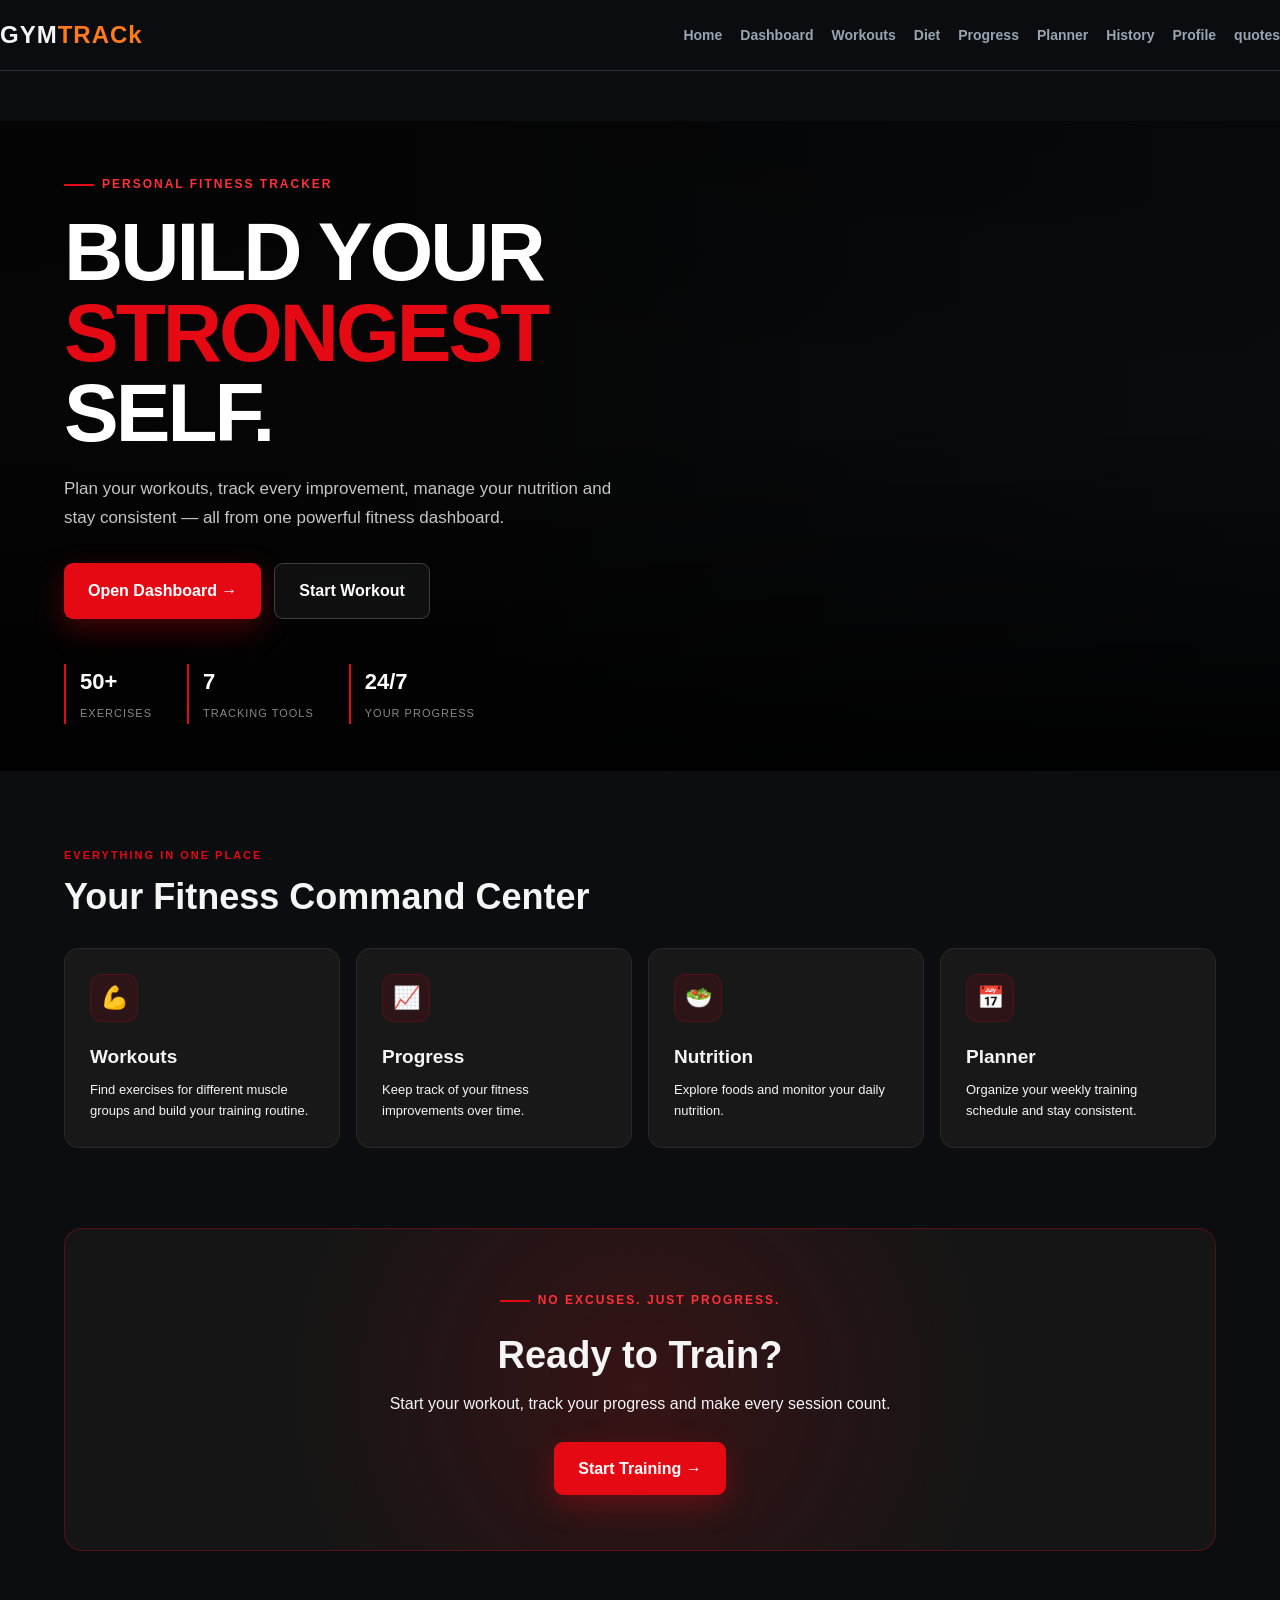
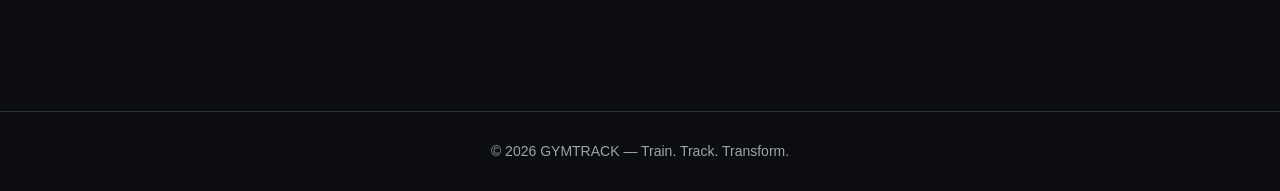
<file: index.html>
<!DOCTYPE html>
<html lang="en">

    <head>
    <meta charset="UTF-8">

    <meta name="viewport" content="width=device-width, initial-scale=1.0">

    <title>GymTrack - Workout & Fitness Progress Tracker</title>
    <link rel="icon" type="image/png" href="1000071323.png">
<script type="application/ld+json">
{
  "@context": "https://schema.org",
  "@type": "WebApplication",
  "name": "GymTrack",
  "url": "https://siddiquifahamuddin.github.io/gymtrack/",
  "description": "A free workout and fitness progress tracker for planning workouts, tracking exercises and monitoring progress.",
  "applicationCategory": "HealthApplication",
  "operatingSystem": "Web"
}
</script>
    <meta name="description"
        content="GymTrack is a free fitness and workout tracker to plan workouts, track exercises, monitor progress, explore diet plans and stay motivated.">

    <meta name="keywords"
        content="GymTrack, workout tracker, gym tracker, fitness tracker, workout planner, exercise tracker, gym progress tracker, fitness planner">

    <meta name="author" content="GymTrack">

    <meta name="robots" content="index, follow">

    <!-- Canonical URL -->
    <link rel="canonical"
        href="https://siddiquifahamuddin.github.io/gymtrack/">

    <!-- Website Icon -->
    <link rel="icon" type="image/png" href="logo.png">

    <!-- CSS -->
    <link rel="stylesheet" href="style.css">

    <!-- Social Media Preview -->
    <meta property="og:title"
        content="GymTrack - Workout & Fitness Progress Tracker">

    <meta property="og:description"
        content="Plan workouts, track exercises, monitor fitness progress and stay motivated with GymTrack.">

    <meta property="og:type" content="website">

    <meta property="og:url"
        content="https://siddiquifahamuddin.github.io/gymtrack/">

    <meta property="og:image"
        content="https://siddiquifahamuddin.github.io/gymtrack/logo.png">

    <!-- Twitter/X Preview -->
    <meta name="twitter:card" content="summary_large_image">

    <meta name="twitter:title"
        content="GymTrack - Workout & Fitness Progress Tracker">

    <meta name="twitter:description"
        content="Plan workouts, track exercises and monitor your fitness progress with GymTrack.">

</head>

    <link rel="stylesheet" href="style.css">

    <style>
        /* =========================================
           HOME PAGE ONLY
        ========================================= */

        .home-page {
            width: 100%;
        }

        /* HERO */

        .home-hero {
            min-height: 650px;
            width: 100%;
            position: relative;
            overflow: hidden;

            display: flex;
            align-items: center;

            background:
                linear-gradient(
                    90deg,
                    rgba(5,5,5,0.98) 0%,
                    rgba(5,5,5,0.92) 38%,
                    rgba(5,5,5,0.55) 65%,
                    rgba(5,5,5,0.25) 100%
                ),
                url("https://images.unsplash.com/photo-1581009146145-b5ef050c2e1e?auto=format&fit=crop&w=1600&q=85");

            background-size: cover;
            background-position: center;
        }

        .hero-overlay {
            position: absolute;
            inset: 0;

            background:
                linear-gradient(
                    180deg,
                    rgba(0,0,0,0.25),
                    transparent 45%,
                    rgba(0,0,0,0.85)
                );

            pointer-events: none;
        }

        .home-content {
            width: min(1180px, 90%);
            margin: auto;

            position: relative;
            z-index: 2;
        }

        .hero-small {
            display: inline-flex;
            align-items: center;
            gap: 8px;

            color: #ff3038;

            font-size: 12px;
            font-weight: 800;
            letter-spacing: 2px;

            margin-bottom: 18px;
        }

        .hero-small::before {
            content: "";
            width: 30px;
            height: 2px;
            background: #e50914;
        }

        .home-title {
            max-width: 700px;

            font-size: clamp(48px, 7vw, 82px);
            line-height: 0.98;

            font-weight: 900;
            letter-spacing: -3px;

            color: white;

            margin-bottom: 22px;
        }

        .home-title span {
            color: #e50914;
        }

        .home-description {
            max-width: 560px;

            color: #c5c5c5;

            font-size: 17px;
            line-height: 1.7;

            margin-bottom: 30px;
        }

        .home-buttons {
            display: flex;
            gap: 13px;
            flex-wrap: wrap;
        }

        .home-primary {
            display: inline-flex;
            align-items: center;
            justify-content: center;

            padding: 14px 24px;

            border-radius: 9px;

            background: #e50914;
            color: white;

            font-weight: 800;

            box-shadow: 0 10px 30px rgba(229,9,20,0.3);

            transition: 0.25s;
        }

        .home-primary:hover {
            background: #ff2631;
            transform: translateY(-3px);
        }

        .home-secondary {
            display: inline-flex;
            align-items: center;
            justify-content: center;

            padding: 14px 24px;

            border-radius: 9px;

            background: rgba(20,20,20,0.75);
            border: 1px solid rgba(255,255,255,0.2);

            color: white;

            font-weight: 700;

            backdrop-filter: blur(8px);

            transition: 0.25s;
        }

        .home-secondary:hover {
            border-color: #e50914;
            transform: translateY(-3px);
        }

        /* HERO STATS */

        .hero-stats {
            display: flex;
            gap: 35px;
            margin-top: 45px;
            flex-wrap: wrap;
        }

        .hero-stat {
            border-left: 2px solid #e50914;
            padding-left: 14px;
        }

        .hero-stat strong {
            display: block;

            color: white;
            font-size: 22px;
            font-weight: 900;
        }

        .hero-stat small {
            color: #888;
            font-size: 11px;
            letter-spacing: 1px;
        }

        /* FEATURES */

        .home-section {
            width: min(1180px, 90%);
            margin: 70px auto;
        }

        .home-section-heading {
            margin-bottom: 30px;
        }

        .home-section-heading span {
            color: #e50914;

            font-size: 11px;
            font-weight: 900;
            letter-spacing: 2px;
        }

        .home-section-heading h2 {
            margin-top: 8px;
            font-size: 36px;
        }

        .home-feature-grid {
            display: grid;
            grid-template-columns: repeat(4, 1fr);
            gap: 16px;
        }

        .home-feature {
            display: block;

            padding: 25px;

            background: #181818;

            border: 1px solid #292929;
            border-radius: 14px;

            transition: 0.25s;
        }

        .home-feature:hover {
            transform: translateY(-5px);
            border-color: rgba(229,9,20,0.5);
            background: #1d1d1d;
        }

        .feature-icon {
            width: 48px;
            height: 48px;

            display: flex;
            align-items: center;
            justify-content: center;

            border-radius: 12px;

            background: rgba(229,9,20,0.1);
            border: 1px solid rgba(229,9,20,0.2);

            font-size: 22px;

            margin-bottom: 20px;
        }

        .home-feature h3 {
            margin-bottom: 8px;
        }

        .home-feature p {
            font-size: 13px;
        }

        /* CTA */

        .home-cta {
            width: min(1180px, 90%);
            margin: 80px auto;

            position: relative;
            overflow: hidden;

            padding: 55px 40px;

            text-align: center;

            border-radius: 18px;

            border: 1px solid rgba(229,9,20,0.3);

            background:
                radial-gradient(
                    circle at center,
                    rgba(229,9,20,0.16),
                    transparent 60%
                ),
                #151515;
        }

        .home-cta h2 {
            font-size: 38px;
            margin-bottom: 12px;
        }

        .home-cta p {
            max-width: 550px;
            margin: 0 auto 25px;
        }

        /* MOBILE */

        @media (max-width: 900px) {

            .home-feature-grid {
                grid-template-columns: repeat(2, 1fr);
            }

            .home-hero {
                min-height: 620px;

                background-position:
                    65% center;
            }
        }

        @media (max-width: 600px) {

            .home-hero {
                min-height: 650px;

                background:
                    linear-gradient(
                        90deg,
                        rgba(5,5,5,0.94),
                        rgba(5,5,5,0.65)
                    ),
                    url("https://images.unsplash.com/photo-1581009146145-b5ef050c2e1e?auto=format&fit=crop&w=1000&q=85");

                background-size: cover;
                background-position: 65% center;
            }

            .home-content {
                width: 92%;
            }

            .home-title {
                font-size: 48px;
                letter-spacing: -2px;
            }

            .home-description {
                font-size: 15px;
            }

            .hero-stats {
                gap: 20px;
            }

            .home-feature-grid {
                grid-template-columns: 1fr;
            }

            .home-section,
            .home-cta {
                width: 92%;
            }

            .home-cta {
                padding: 40px 20px;
            }

            .home-cta h2 {
                font-size: 30px;
            }
        }
    </style>
</head>

<body>

<!-- ================= NAVBAR ================= -->

<header class="navbar">

    <div class="nav-inner">

        <a href="index.html" class="logo">
            GYM<span>TRACk</span>
        </a>

        <nav class="nav-links">

            <a href="index.html" class="active">
                Home
            </a>

            <a href="dashboard.html">
                Dashboard
            </a>

            <a href="workouts.html">
                Workouts
            </a>

            <a href="diet.html">
                Diet
            </a>

            <a href="progress.html">
                Progress
            </a>

            <a href="planner.html">
                Planner
            </a>

            <a href="history.html">
                History
            </a>

            <a href="profile.html">
                Profile
            </a>
            <a href="quotes.html">
            quotes
         </a>

        </nav>

    </div>

</header>


<!-- ================= HOME HERO ================= -->

<main class="home-page">

    <section class="home-hero">

        <div class="hero-overlay"></div>

        <div class="home-content">

            <div class="hero-small">
                PERSONAL FITNESS TRACKER
            </div>

            <h1 class="home-title">
                BUILD YOUR
                <span>STRONGEST</span>
                SELF.
            </h1>

            <p class="home-description">
                Plan your workouts, track every improvement,
                manage your nutrition and stay consistent —
                all from one powerful fitness dashboard.
            </p>

            <div class="home-buttons">

                <a
                    href="dashboard.html"
                    class="home-primary"
                >
                    Open Dashboard →
                </a>

                <a
                    href="workouts.html"
                    class="home-secondary"
                >
                    Start Workout
                </a>

            </div>


            <div class="hero-stats">

                <div class="hero-stat">
                    <strong>50+</strong>
                    <small>EXERCISES</small>
                </div>

                <div class="hero-stat">
                    <strong>7</strong>
                    <small>TRACKING TOOLS</small>
                </div>

                <div class="hero-stat">
                    <strong>24/7</strong>
                    <small>YOUR PROGRESS</small>
                </div>

            </div>

        </div>

    </section>


    <!-- ================= FEATURES ================= -->

    <section class="home-section">

        <div class="home-section-heading">

            <span>EVERYTHING IN ONE PLACE</span>

            <h2>
                Your Fitness Command Center
            </h2>

        </div>


        <div class="home-feature-grid">


            <a
                href="workouts.html"
                class="home-feature"
            >

                <div class="feature-icon">
                    💪
                </div>

                <h3>
                    Workouts
                </h3>

                <p>
                    Find exercises for different
                    muscle groups and build your
                    training routine.
                </p>

            </a>


            <a
                href="progress.html"
                class="home-feature"
            >

                <div class="feature-icon">
                    📈
                </div>

                <h3>
                    Progress
                </h3>

                <p>
                    Keep track of your fitness
                    improvements over time.
                </p>

            </a>


            <a
                href="diet.html"
                class="home-feature"
            >

                <div class="feature-icon">
                    🥗
                </div>

                <h3>
                    Nutrition
                </h3>

                <p>
                    Explore foods and monitor
                    your daily nutrition.
                </p>

            </a>


            <a
                href="planner.html"
                class="home-feature"
            >

                <div class="feature-icon">
                    📅
                </div>

                <h3>
                    Planner
                </h3>

                <p>
                    Organize your weekly training
                    schedule and stay consistent.
                </p>

            </a>

        </div>

    </section>


    <!-- ================= CTA ================= -->

    <section class="home-cta">

        <div class="hero-small"
             style="justify-content:center;">
            NO EXCUSES. JUST PROGRESS.
        </div>

        <h2>
            Ready to Train?
        </h2>

        <p>
            Start your workout, track your progress
            and make every session count.
        </p>

        <a
            href="workouts.html"
            class="home-primary"
        >
            Start Training →
        </a>

    </section>

</main>


<!-- ================= FOOTER ================= -->

<footer>

    <p>
        © 2026
        <span>GYMTRACK</span>
        — Train. Track. Transform.
    </p>

</footer>


<script src="app.js"></script>

</body>
</html>
</file>
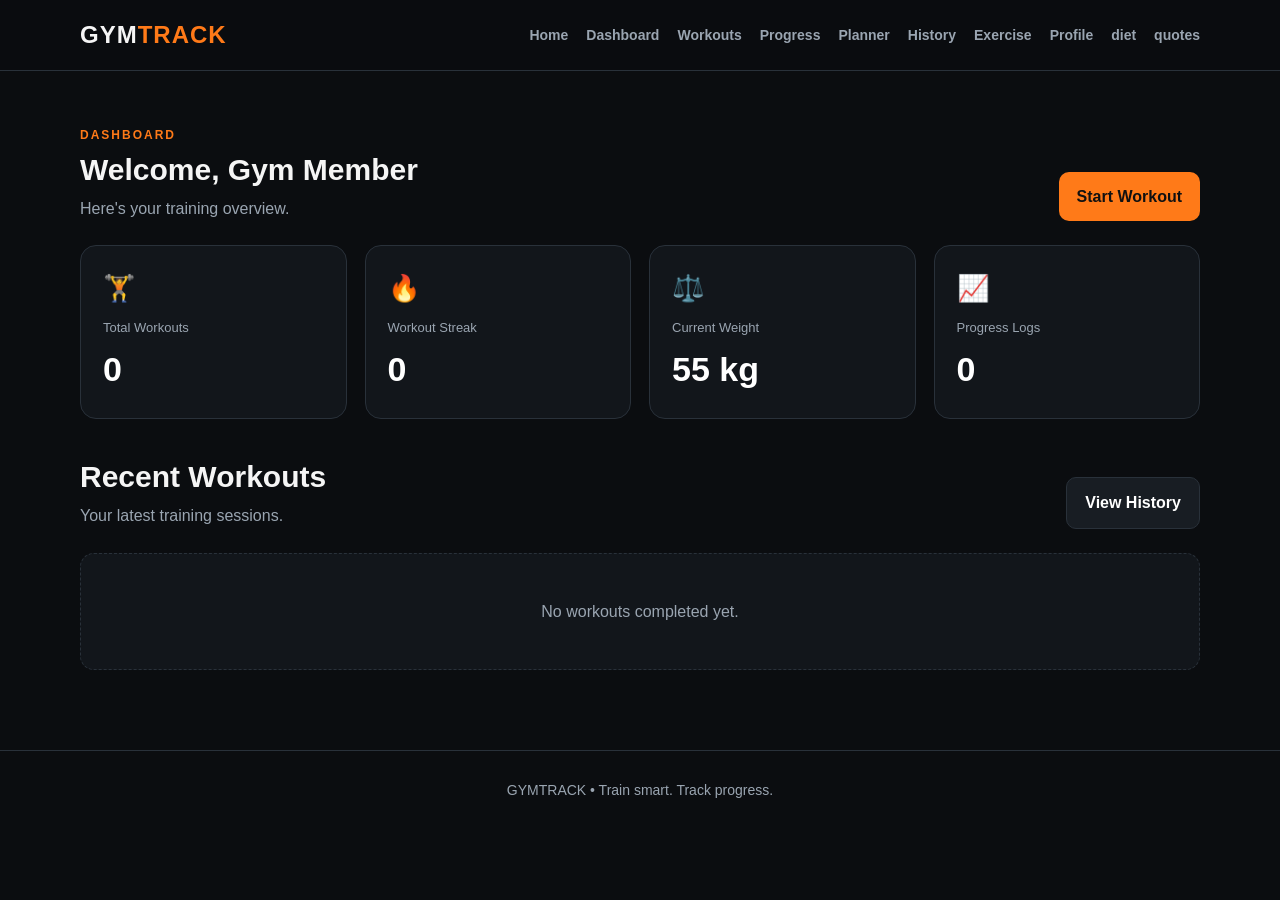
<file: dashboard.html>
<!DOCTYPE html>
<html lang="en">

<head>
    <meta charset="UTF-8">

    <meta name="viewport"
          content="width=device-width, initial-scale=1.0">

    <title>GymTrack | Dashboard</title>

    <!-- CSS -->
    <link rel="stylesheet" href="style.css">
</head>

<body>

    <!-- ================= NAVBAR ================= -->

    <header class="navbar">

        <div class="container nav-inner">

            <!-- Logo -->
            <a class="logo" href="index.html">
                GYM<span>TRACK</span>
            </a>

            <!-- Mobile Menu Button -->
            <button id="menuBtn" class="menu-btn">
                ☰
            </button>

            <!-- Navigation -->
            <nav id="navLinks" class="nav-links">

                <a href="index.html">
                    Home
                </a>

                <a href="dashboard.html">
                    Dashboard
                </a>

                <a href="workouts.html">
                    Workouts
                </a>

                <a href="progress.html">
                    Progress
                </a>

                <a href="planner.html">
                    Planner
                </a>

                <a href="history.html">
                    History
                </a>

                <a href="exercise.html">
                    Exercise
                </a>

                <a href="profile.html">
                    Profile
                </a>
                
                <a href="diet.html">
                    diet
                </a>
                 <a href="quotes.html">
            quotes
         </a>

            </nav>

        </div>

    </header>


    <!-- ================= MAIN ================= -->

    <main class="container">

        <!-- Dashboard Header -->

        <div class="section-head">

            <div>

                <span class="badge">
                    DASHBOARD
                </span>

                <h2>
                    Welcome,
                    <span id="dashboardName">
                        Gym Member
                    </span>
                </h2>

                <p class="muted">
                    Here's your training overview.
                </p>

            </div>


            <a
                href="workouts.html"
                class="btn btn-primary"
            >
                Start Workout
            </a>

        </div>


        <!-- ================= STAT CARDS ================= -->

        <div class="grid grid-4">


            <!-- Workouts -->

            <div class="card">

                <div class="icon-box">
                    🏋️
                </div>

                <div class="stat-label">
                    Total Workouts
                </div>

                <div
                    id="statWorkouts"
                    class="stat-number"
                >
                    0
                </div>

            </div>


            <!-- Streak -->

            <div class="card">

                <div class="icon-box">
                    🔥
                </div>

                <div class="stat-label">
                    Workout Streak
                </div>

                <div
                    id="statStreak"
                    class="stat-number"
                >
                    0
                </div>

            </div>


            <!-- Weight -->

            <div class="card">

                <div class="icon-box">
                    ⚖️
                </div>

                <div class="stat-label">
                    Current Weight
                </div>

                <div
                    id="statWeight"
                    class="stat-number"
                >
                    55 kg
                </div>

            </div>


            <!-- Progress -->

            <div class="card">

                <div class="icon-box">
                    📈
                </div>

                <div class="stat-label">
                    Progress Logs
                </div>

                <div
                    id="statProgress"
                    class="stat-number"
                >
                    0
                </div>

            </div>

        </div>


        <!-- ================= RECENT WORKOUTS ================= -->

        <section style="margin-top: 35px;">

            <div class="section-head">

                <div>

                    <h2>
                        Recent Workouts
                    </h2>

                    <p class="muted">
                        Your latest training sessions.
                    </p>

                </div>


                <a
                    href="history.html"
                    class="btn btn-secondary"
                >
                    View History
                </a>

            </div>


            <!-- JavaScript inserts history here -->

            <div
                id="recentWorkouts"
                class="list"
            >

                <div class="empty">
                    No workouts completed yet.
                </div>

            </div>

        </section>


    </main>


    <!-- ================= FOOTER ================= -->

    <footer>

        <div class="container">

            GYMTRACK • Train smart. Track progress.

        </div>

    </footer>


    <!-- Toast Notification -->

    <div
        id="toast"
        class="toast"
    ></div>


    <!-- JavaScript -->

    <script src="app.js"></script>

</body>

</html>
</file>
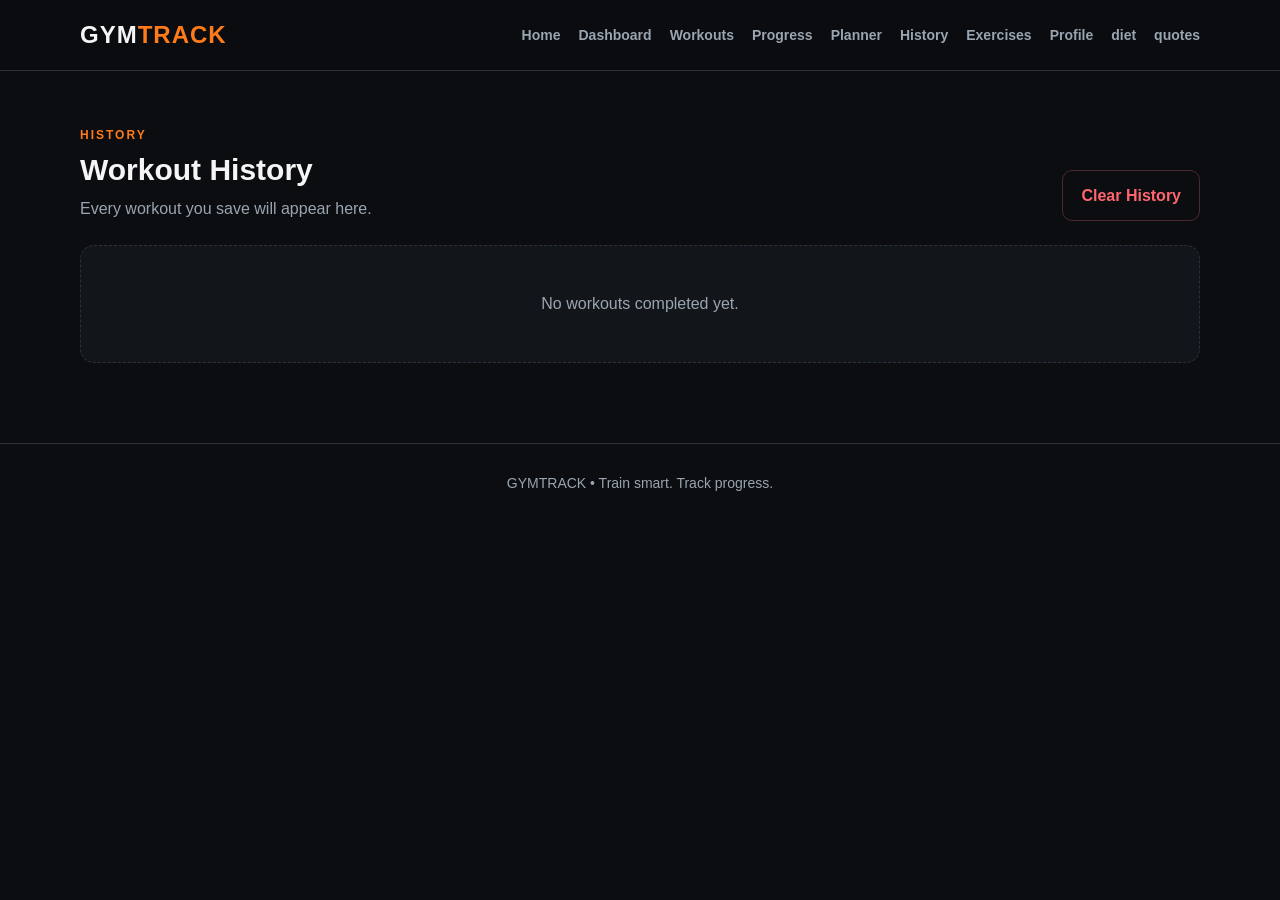
<file: history.html>
<!DOCTYPE html>
<html lang="en">

<head>
    <meta charset="UTF-8">

    <meta name="viewport"
          content="width=device-width, initial-scale=1.0">

    <title>GymTrack | History</title>

    <!-- CSS -->
    <link rel="stylesheet" href="style.css">
</head>

<body>

    <!-- ================= NAVBAR ================= -->

    <header class="navbar">

        <div class="container nav-inner">

            <!-- Logo -->
            <a class="logo" href="index.html">
                GYM<span>TRACK</span>
            </a>

            <!-- Mobile Menu Button -->
            <button id="menuBtn" class="menu-btn">
                ☰
            </button>

            <!-- Navigation -->
            <nav id="navLinks" class="nav-links">

                <a href="index.html">
                    Home
                </a>

                <a href="dashboard.html">
                    Dashboard
                </a>

                <a href="workouts.html">
                    Workouts
                </a>

                <a href="progress.html">
                    Progress
                </a>

                <a href="planner.html">
                    Planner
                </a>

                <a href="history.html">
                    History
                </a>

                <a href="exercise.html">
                    Exercises
                </a>

                <a href="profile.html">
                    Profile
                </a>
                
                <a href="diet.html">
                    diet
                </a>
                 <a href="quotes.html">
            quotes
         </a>

            </nav>

        </div>

    </header>


    <!-- ================= MAIN ================= -->

    <main class="container">

        <!-- Page Header -->

        <div class="section-head">

            <div>

                <span class="badge">
                    HISTORY
                </span>

                <h2>
                    Workout History
                </h2>

                <p class="muted">
                    Every workout you save will appear here.
                </p>

            </div>


            <!-- Clear History Button -->

            <button
                id="clearHistory"
                class="btn btn-danger"
            >
                Clear History
            </button>

        </div>


        <!-- ================= HISTORY LIST ================= -->

        <section>

            <div
                id="historyList"
                class="list"
            >

                <!-- JavaScript will insert
                     workout history here -->

            </div>

        </section>

    </main>


    <!-- ================= FOOTER ================= -->

    <footer>

        <div class="container">

            GYMTRACK • Train smart. Track progress.

        </div>

    </footer>


    <!-- Toast Notification -->

    <div id="toast" class="toast"></div>


    <!-- JavaScript -->

    <script src="app.js"></script>

</body>

</html>
</file>
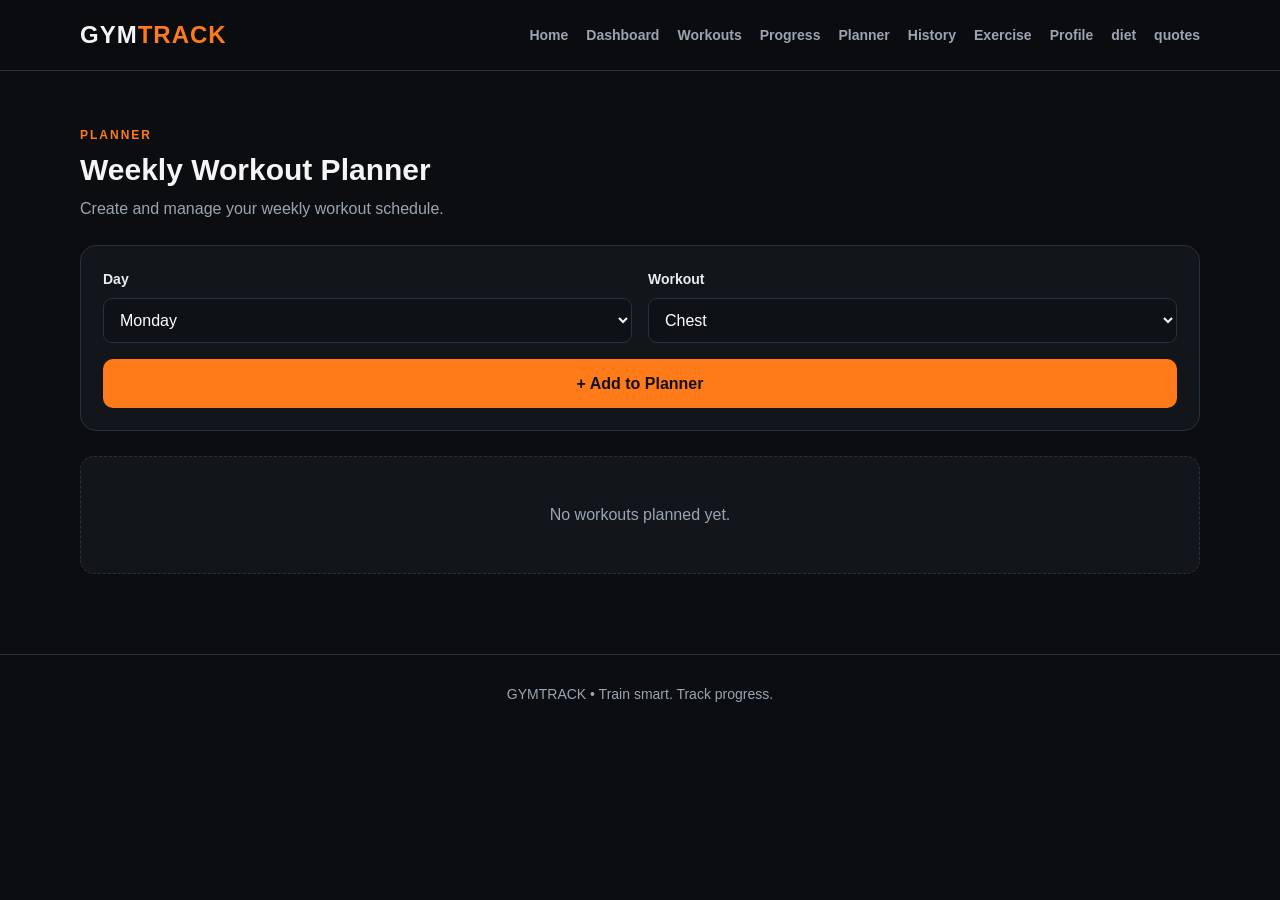
<file: planner.html>
<!DOCTYPE html>
<html lang="en">

<head>
    <meta charset="UTF-8">

    <meta name="viewport"
          content="width=device-width, initial-scale=1.0">

    <title>GymTrack | Planner</title>
    <title>Workout Planner | GymTrack</title>

<meta name="description"
content="Plan your workouts with GymTrack and organize your exercise routine for better consistency.">

<meta name="robots" content="index, follow">

<link rel="canonical"
href="https://siddiquifahamuddin.github.io/gymtrack/planner.html">

<link rel="stylesheet" href="style.css">

    <!-- CSS -->
    <link rel="stylesheet" href="style.css">
</head>

<body>

    <!-- ================= NAVBAR ================= -->

    <header class="navbar">

        <div class="container nav-inner">

            <!-- Logo -->
            <a class="logo" href="index.html">
                GYM<span>TRACK</span>
            </a>

            <!-- Mobile Menu Button -->
            <button id="menuBtn" class="menu-btn">
                ☰
            </button>

            <!-- Navigation -->
            <nav id="navLinks" class="nav-links">

                <a href="index.html">
                    Home
                </a>

                <a href="dashboard.html">
                    Dashboard
                </a>

                <a href="workouts.html">
                    Workouts
                </a>

                <a href="progress.html">
                    Progress
                </a>

                <a href="planner.html">
                    Planner
                </a>

                <a href="history.html">
                    History
                </a>

                <a href="exercise.html">
                    Exercise
                </a>

                <a href="profile.html">
                    Profile
                </a>
                
                <a href="diet.html">
                    diet
                </a>
                 <a href="quotes.html">
            quotes
         </a>

            </nav>

        </div>

    </header>


    <!-- ================= MAIN ================= -->

    <main class="container">

        <!-- Page Header -->

        <div class="section-head">

            <div>

                <span class="badge">
                    PLANNER
                </span>

                <h2>
                    Weekly Workout Planner
                </h2>

                <p class="muted">
                    Create and manage your weekly workout schedule.
                </p>

            </div>

        </div>


        <!-- ================= ADD PLAN FORM ================= -->

        <form
            id="plannerForm"
            class="card form-grid"
        >

            <!-- Day -->

            <div class="form-group">

                <label for="plannerDay">
                    Day
                </label>

                <select id="plannerDay">

                    <option value="Monday">
                        Monday
                    </option>

                    <option value="Tuesday">
                        Tuesday
                    </option>

                    <option value="Wednesday">
                        Wednesday
                    </option>

                    <option value="Thursday">
                        Thursday
                    </option>

                    <option value="Friday">
                        Friday
                    </option>

                    <option value="Saturday">
                        Saturday
                    </option>

                    <option value="Sunday">
                        Sunday
                    </option>

                </select>

            </div>


            <!-- Workout -->

            <div class="form-group">

                <label for="plannerWorkout">
                    Workout
                </label>

                <select id="plannerWorkout">

                    <option value="Chest">
                        Chest
                    </option>

                    <option value="Back">
                        Back
                    </option>

                    <option value="Shoulders">
                        Shoulders
                    </option>

                    <option value="Arms">
                        Arms
                    </option>

                    <option value="Legs">
                        Legs
                    </option>

                    <option value="Abs">
                        Abs
                    </option>

                    <option value="Rest">
                        Rest
                    </option>

                </select>

            </div>


            <!-- Add Button -->

            <div class="form-group full">

                <button
                    type="submit"
                    class="btn btn-primary"
                >
                    + Add to Planner
                </button>

            </div>

        </form>


        <!-- ================= PLANNER LIST ================= -->

        <section style="margin-top: 25px;">

            <div
                id="plannerList"
                class="list"
            >

                <!-- JavaScript will generate
                     planner items here -->

            </div>

        </section>

    </main>


    <!-- ================= FOOTER ================= -->

    <footer>

        <div class="container">

            GYMTRACK • Train smart. Track progress.

        </div>

    </footer>


    <!-- Toast Notification -->

    <div id="toast" class="toast"></div>


    <!-- JavaScript -->

    <script src="app.js"></script>

</body>

</html>
</file>
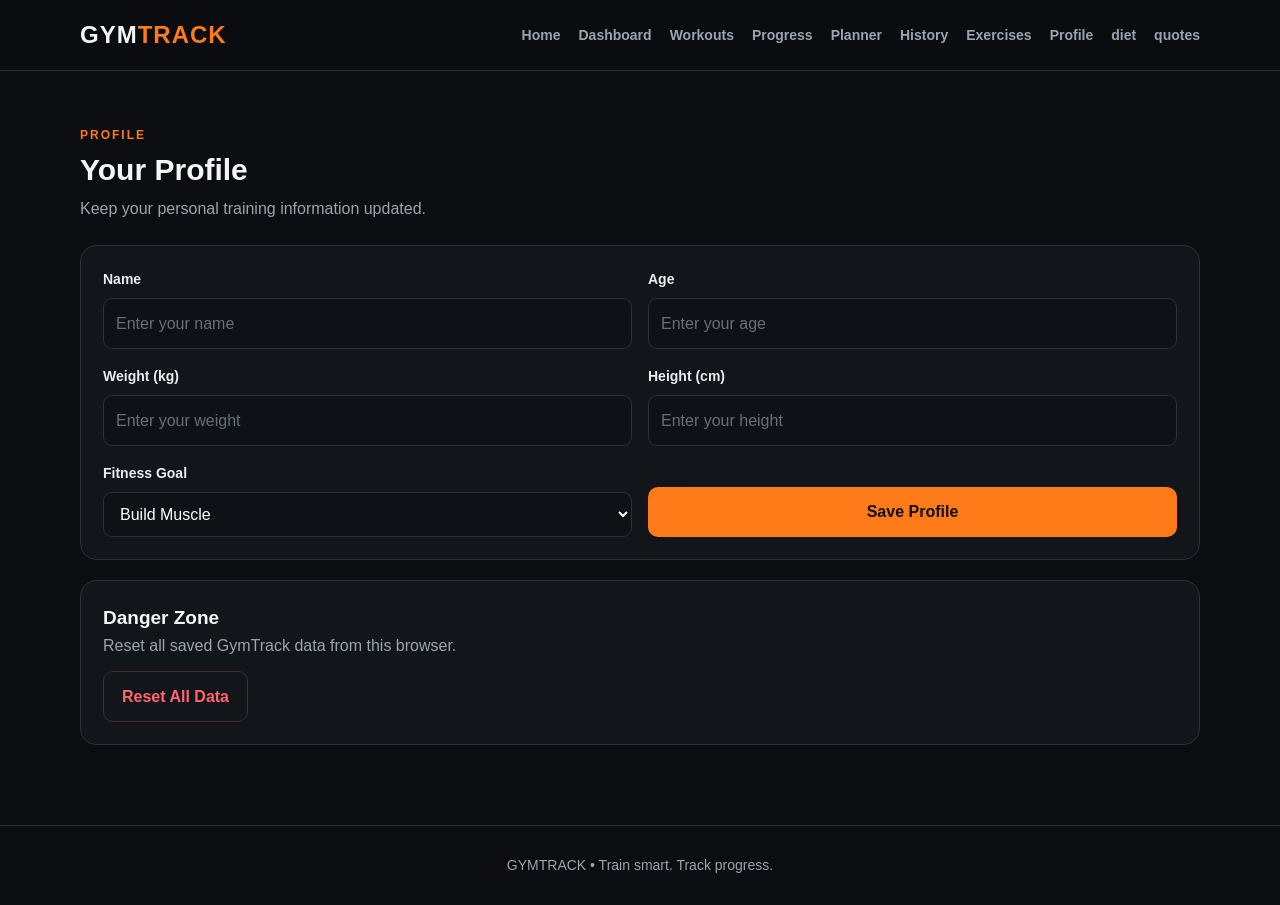
<file: profile.html>
<!DOCTYPE html>
<html lang="en">

<head>
    <meta charset="UTF-8">

    <meta name="viewport"
          content="width=device-width, initial-scale=1.0">

    <title>GymTrack | Profile</title>
    <title>Profile | GymTrack</title>

<meta name="description"
content="Manage your GymTrack fitness profile and keep your personal workout information organized.">

<meta name="robots" content="index, follow">

<link rel="canonical"
href="https://siddiquifahamuddin.github.io/gymtrack/profile.html">

<link rel="stylesheet" href="style.css">

    <!-- CSS -->
    <link rel="stylesheet" href="style.css">
</head>

<body>

    <!-- ================= NAVBAR ================= -->

    <header class="navbar">

        <div class="container nav-inner">

            <!-- Logo -->
            <a class="logo" href="index.html">
                GYM<span>TRACK</span>
            </a>

            <!-- Mobile Menu -->
            <button id="menuBtn" class="menu-btn">
                ☰
            </button>

            <!-- Navigation -->
            <nav id="navLinks" class="nav-links">

                <a href="index.html">
                    Home
                </a>

                <a href="dashboard.html">
                    Dashboard
                </a>

                <a href="workouts.html">
                    Workouts
                </a>

                <a href="progress.html">
                    Progress
                </a>

                <a href="planner.html">
                    Planner
                </a>

                <a href="history.html">
                    History
                </a>

                <a href="exercise.html">
                    Exercises
                </a>

                <a href="profile.html">
                    Profile
                </a>
                
                <a href="diet.html">
                    diet
                </a>
                 <a href="quotes.html">
            quotes
         </a>

            </nav>

        </div>

    </header>


    <!-- ================= MAIN ================= -->

    <main class="container">

        <!-- Page Heading -->

        <div class="section-head">

            <div>

                <span class="badge">
                    PROFILE
                </span>

                <h2>
                    Your Profile
                </h2>

                <p class="muted">
                    Keep your personal training information updated.
                </p>

            </div>

        </div>


        <!-- ================= PROFILE FORM ================= -->

        <form id="profileForm" class="card form-grid">


            <!-- Name -->

            <div class="form-group">

                <label for="profileName">
                    Name
                </label>

                <input
                    type="text"
                    id="profileName"
                    placeholder="Enter your name"
                    required
                >

            </div>


            <!-- Age -->

            <div class="form-group">

                <label for="profileAge">
                    Age
                </label>

                <input
                    type="number"
                    id="profileAge"
                    placeholder="Enter your age"
                    min="1"
                >

            </div>


            <!-- Weight -->

            <div class="form-group">

                <label for="profileWeight">
                    Weight (kg)
                </label>

                <input
                    type="number"
                    id="profileWeight"
                    placeholder="Enter your weight"
                    min="1"
                    step="0.1"
                >

            </div>


            <!-- Height -->

            <div class="form-group">

                <label for="profileHeight">
                    Height (cm)
                </label>

                <input
                    type="number"
                    id="profileHeight"
                    placeholder="Enter your height"
                    min="1"
                >

            </div>


            <!-- Goal -->

            <div class="form-group">

                <label for="profileGoal">
                    Fitness Goal
                </label>

                <select id="profileGoal">

                    <option value="Build Muscle">
                        Build Muscle
                    </option>

                    <option value="Improve Strength">
                        Improve Strength
                    </option>

                    <option value="General Fitness">
                        General Fitness
                    </option>

                    <option value="Improve Endurance">
                        Improve Endurance
                    </option>

                </select>

            </div>


            <!-- Save Button -->

            <div
                class="form-group"
                style="justify-content: end;"
            >

                <button
                    type="submit"
                    class="btn btn-primary"
                >
                    Save Profile
                </button>

            </div>

        </form>


        <!-- ================= DANGER ZONE ================= -->

        <div
            class="card"
            style="margin-top: 20px;"
        >

            <h3>
                Danger Zone
            </h3>

            <p class="muted">
                Reset all saved GymTrack data from this browser.
            </p>

            <button
                id="resetData"
                class="btn btn-danger"
                style="margin-top: 12px;"
            >
                Reset All Data
            </button>

        </div>

    </main>


    <!-- ================= FOOTER ================= -->

    <footer>

        <div class="container">

            GYMTRACK • Train smart. Track progress.

        </div>

    </footer>


    <!-- Toast Notification -->

    <div id="toast" class="toast"></div>


    <!-- JavaScript -->

    <script src="app.js"></script>

</body>

</html>
</file>
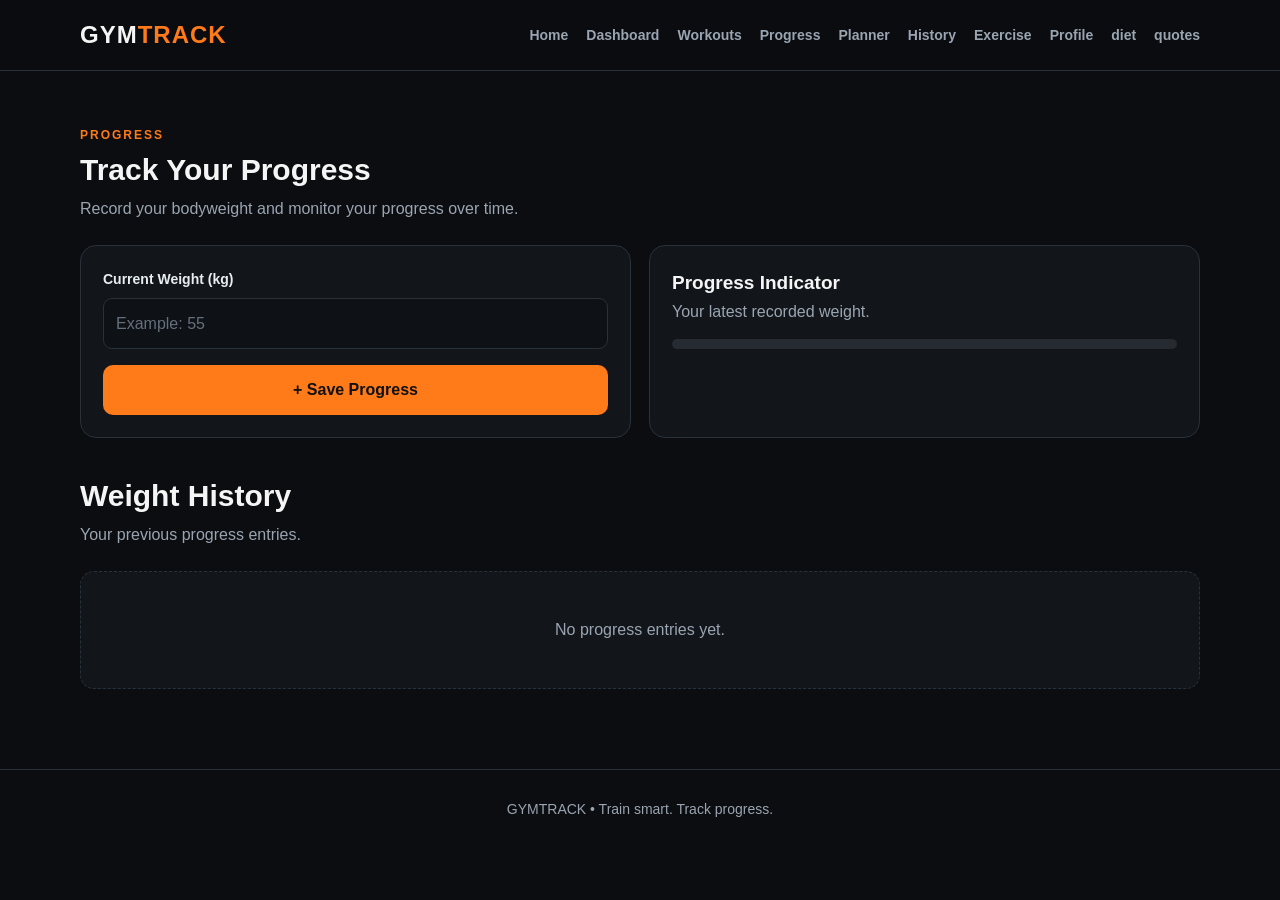
<file: progress.html>
<!DOCTYPE html>
<html lang="en">

<head>
    <meta charset="UTF-8">

    <meta name="viewport"
          content="width=device-width, initial-scale=1.0">

    <title>GymTrack | Progress</title>
<title>Fitness Progress Tracker | GymTrack</title>

<meta name="description"
content="Monitor your workout and fitness progress with GymTrack and stay motivated toward your goals.">

<meta name="robots" content="index, follow">

<link rel="canonical"
href="https://siddiquifahamuddin.github.io/gymtrack/progress.html">

<link rel="stylesheet" href="style.css">
    <!-- CSS -->
    <link rel="stylesheet" href="style.css">
</head>

<body>

    <!-- ================= NAVBAR ================= -->

    <header class="navbar">

        <div class="container nav-inner">

            <!-- Logo -->
            <a class="logo" href="index.html">
                GYM<span>TRACK</span>
            </a>

            <!-- Mobile Menu Button -->
            <button id="menuBtn" class="menu-btn">
                ☰
            </button>

            <!-- Navigation -->
            <nav id="navLinks" class="nav-links">

                <a href="index.html">
                    Home
                </a>

                <a href="dashboard.html">
                    Dashboard
                </a>

                <a href="workouts.html">
                    Workouts
                </a>

                <a href="progress.html">
                    Progress
                </a>

                <a href="planner.html">
                    Planner
                </a>

                <a href="history.html">
                    History
                </a>

                <a href="exercise.html">
                    Exercise
                </a>

                <a href="profile.html">
                    Profile
                </a>
                
                <a href="diet.html">
                    diet
                </a>
                 <a href="quotes.html">
            quotes
         </a>

            </nav>

        </div>

    </header>


    <!-- ================= MAIN ================= -->

    <main class="container">

        <!-- Page Header -->

        <div class="section-head">

            <div>

                <span class="badge">
                    PROGRESS
                </span>

                <h2>
                    Track Your Progress
                </h2>

                <p class="muted">
                    Record your bodyweight and monitor your progress over time.
                </p>

            </div>

        </div>


        <!-- ================= PROGRESS TOP SECTION ================= -->

        <div class="grid grid-2">


            <!-- Add Progress -->

            <form
                id="progressForm"
                class="card form-grid"
            >

                <div class="form-group full">

                    <label for="progressWeight">
                        Current Weight (kg)
                    </label>

                    <input
                        type="number"
                        id="progressWeight"
                        placeholder="Example: 55"
                        min="1"
                        step="0.1"
                        required
                    >

                </div>


                <div class="form-group full">

                    <button
                        type="submit"
                        class="btn btn-primary"
                    >
                        + Save Progress
                    </button>

                </div>

            </form>


            <!-- Progress Indicator -->

            <div class="card">

                <h3>
                    Progress Indicator
                </h3>

                <p class="muted">
                    Your latest recorded weight.
                </p>


                <div class="progress-wrap">

                    <div
                        id="progressFill"
                        class="progress-fill"
                    ></div>

                </div>

            </div>

        </div>


        <!-- ================= WEIGHT HISTORY ================= -->

        <section style="margin-top: 35px;">

            <div class="section-head">

                <div>

                    <h2>
                        Weight History
                    </h2>

                    <p class="muted">
                        Your previous progress entries.
                    </p>

                </div>

            </div>


            <div
                id="progressList"
                class="list"
            >

                <!-- JavaScript will insert
                     progress entries here -->

            </div>

        </section>

    </main>


    <!-- ================= FOOTER ================= -->

    <footer>

        <div class="container">

            GYMTRACK • Train smart. Track progress.

        </div>

    </footer>


    <!-- Toast Notification -->

    <div id="toast" class="toast"></div>


    <!-- JavaScript -->

    <script src="app.js"></script>

</body>

</html>
</file>
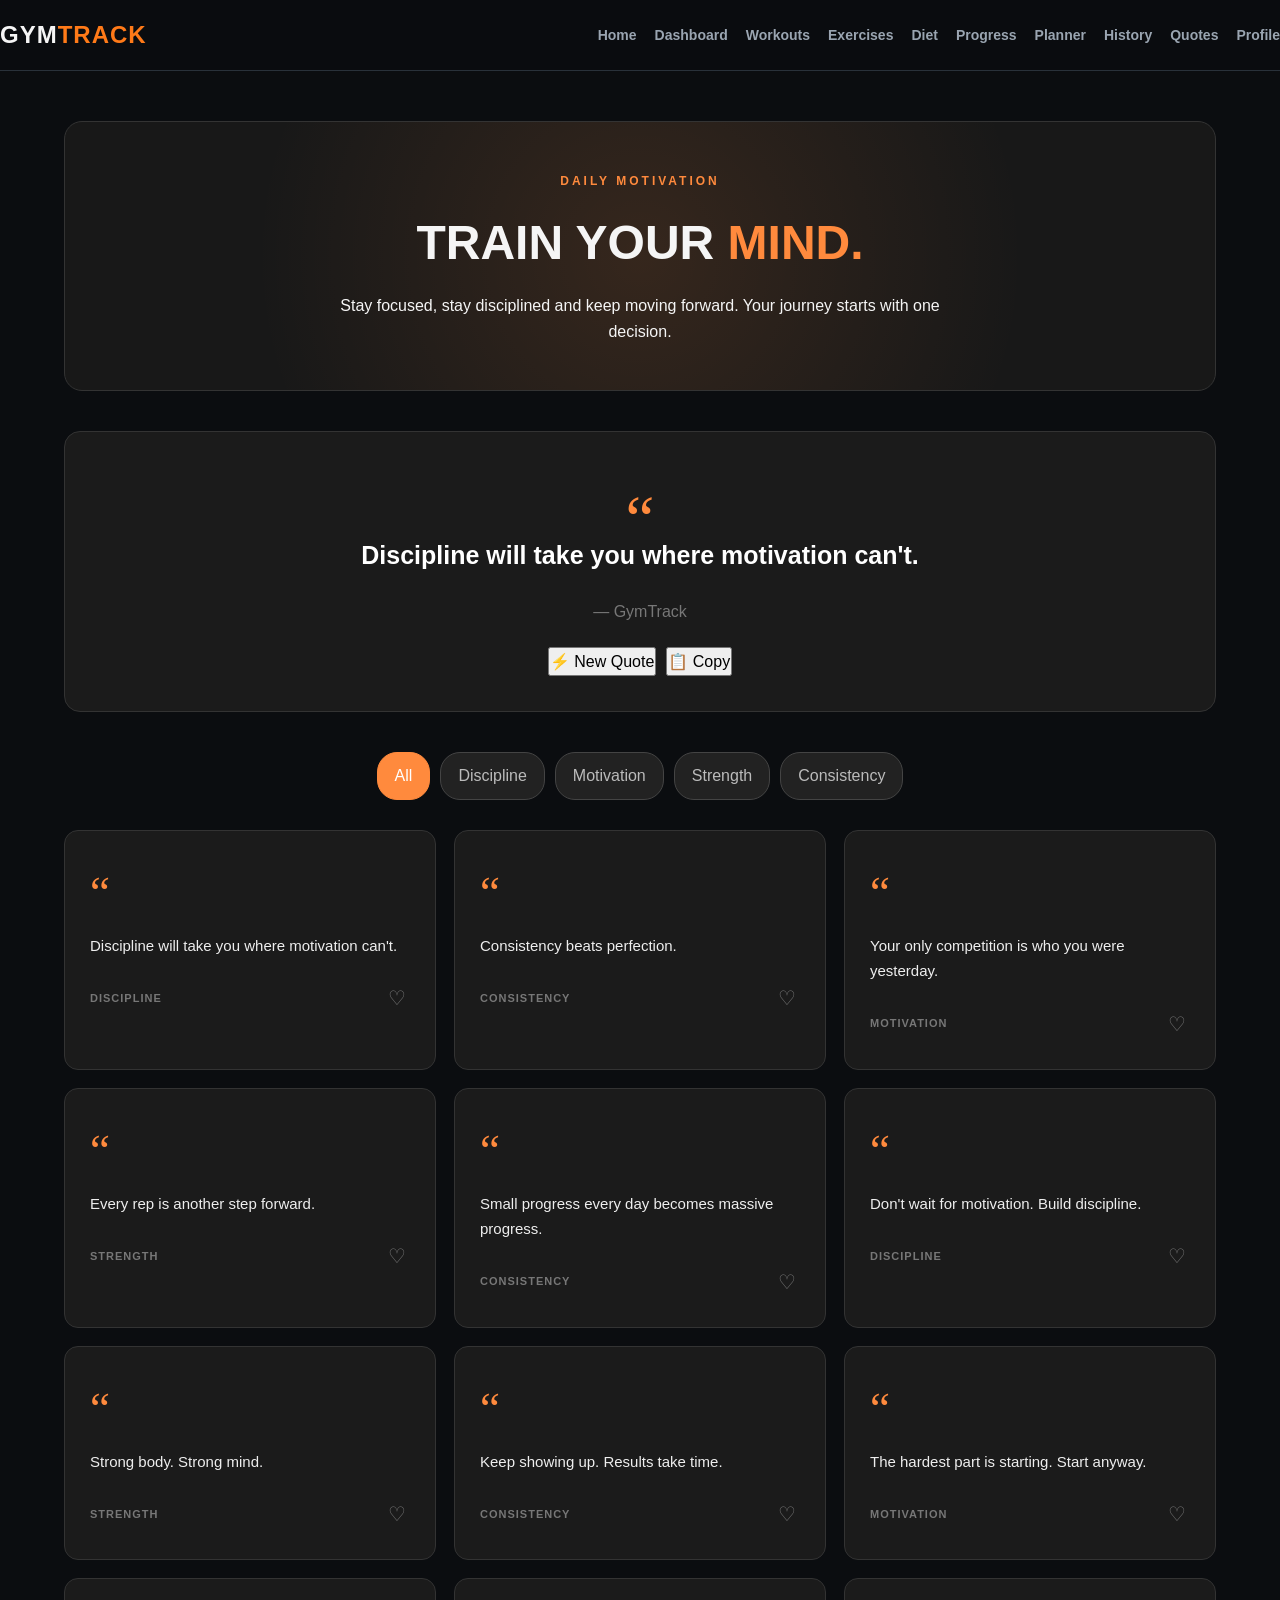
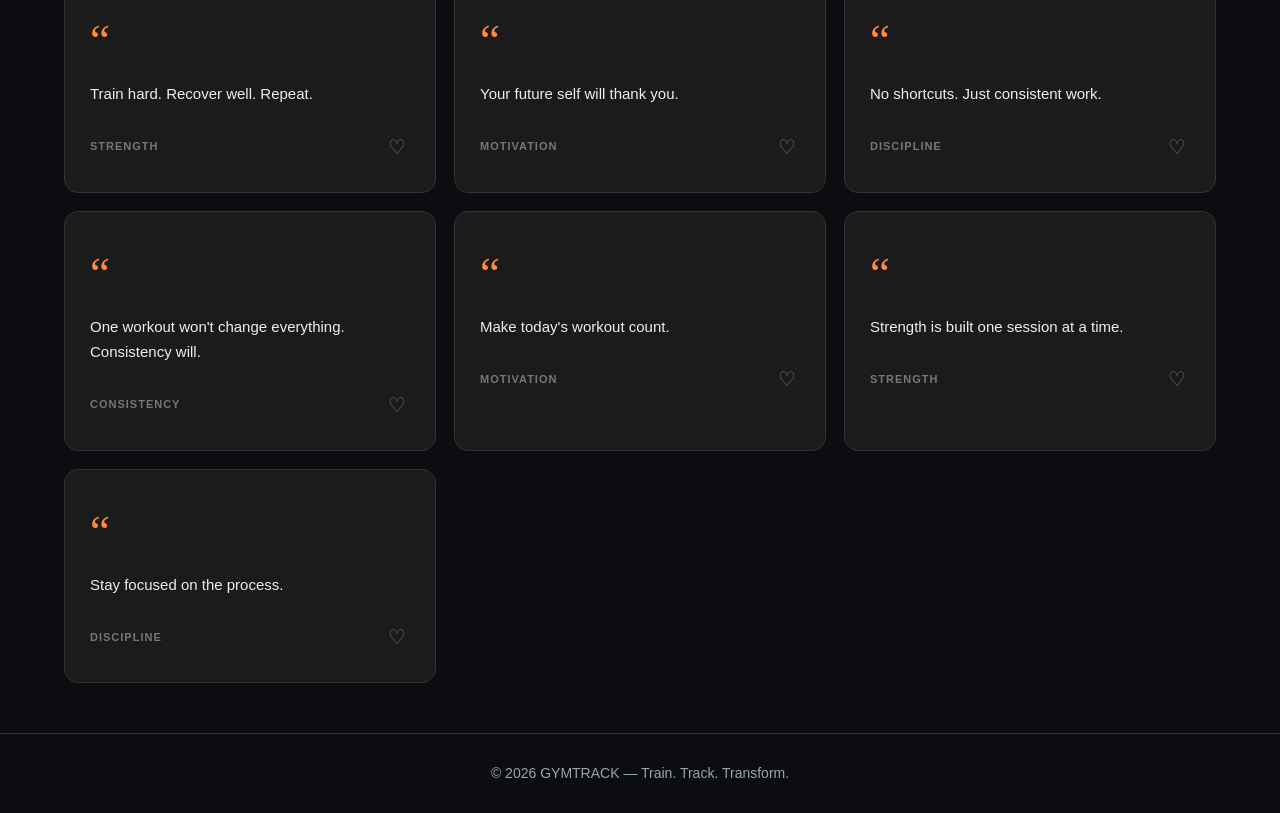
<file: quotes.html>
<!DOCTYPE html>
<html lang="en">
<head>
    <meta charset="UTF-8">
    <meta name="viewport" content="width=device-width, initial-scale=1.0">

    <title>GymTrack | Gym Quotes</title>
    <title>Diet & Nutrition Plan | GymTrack</title>

<meta name="description"
content="Explore nutrition information and diet planning features with GymTrack to support your fitness routine.">

<meta name="robots" content="index, follow">

<link rel="canonical"
href="https://siddiquifahamuddin.github.io/gymtrack/diet.html">

<link rel="stylesheet" href="style.css">

    <link rel="stylesheet" href="style.css">

    <style>

        /* ===============================
           QUOTES PAGE
        =============================== */

        .quotes-page {
            width: 90%;
            max-width: 1200px;
            margin: auto;
            padding: 50px 0;
        }

        .quotes-hero {
            text-align: center;
            padding: 45px 20px;
            margin-bottom: 40px;

            background:
                radial-gradient(
                    circle at center,
                    rgba(255,138,61,0.13),
                    transparent 65%
                ),
                #181818;

            border: 1px solid #333;
            border-radius: 18px;
        }

        .quotes-hero span {
            color: #ff8a3d;
            font-size: 12px;
            font-weight: bold;
            letter-spacing: 3px;
        }

        .quotes-hero h1 {
            margin: 12px 0;
            font-size: 48px;
        }

        .quotes-hero h1 strong {
            color: #ff8a3d;
        }

        .quotes-hero p {
            max-width: 600px;
            margin: auto;
        }


        /* ===============================
           RANDOM QUOTE
        =============================== */

        .random-quote {
            text-align: center;
            background: #1b1b1b;

            border: 1px solid #333;
            border-radius: 16px;

            padding: 35px;
            margin-bottom: 40px;
        }

        .quote-symbol {
            color: #ff8a3d;
            font-size: 65px;
            font-family: Georgia, serif;
            height: 55px;
        }

        #randomQuote {
            max-width: 800px;
            margin: 15px auto 25px;

            font-size: 25px;
            line-height: 1.5;

            color: white;
        }

        .quote-author {
            color: #777;
            margin-bottom: 22px;
        }

        .quote-actions {
            display: flex;
            justify-content: center;
            gap: 10px;
            flex-wrap: wrap;
        }


        /* ===============================
           CATEGORY BUTTONS
        =============================== */

        .quote-categories {
            display: flex;
            justify-content: center;
            gap: 10px;
            flex-wrap: wrap;
            margin-bottom: 30px;
        }

        .quote-category {
            background: #222;
            color: #bbb;

            border: 1px solid #444;

            padding: 10px 17px;

            border-radius: 20px;

            cursor: pointer;

            transition: .25s;
        }

        .quote-category:hover,
        .quote-category.active {
            background: #ff8a3d;
            color: white;
            border-color: #ff8a3d;
        }


        /* ===============================
           QUOTE GRID
        =============================== */

        .quotes-grid {
            display: grid;

            grid-template-columns:
                repeat(3, 1fr);

            gap: 18px;
        }

        .quote-card {
            position: relative;

            background: #1b1b1b;

            border: 1px solid #333;

            border-radius: 14px;

            padding: 25px;

            min-height: 210px;

            transition: .25s;
        }

        .quote-card:hover {
            transform: translateY(-5px);

            border-color: #ff8a3d;

            box-shadow:
                0 12px 30px rgba(0,0,0,.3);
        }

        .quote-card-symbol {
            color: #ff8a3d;

            font-size: 45px;

            font-family: Georgia, serif;
        }

        .quote-card p {
            color: #eee;

            font-size: 15px;

            line-height: 1.7;

            margin: 5px 0 20px;
        }

        .quote-card-bottom {
            display: flex;
            align-items: center;
            justify-content: space-between;
        }

        .quote-type {
            color: #777;
            font-size: 11px;
            font-weight: bold;
            letter-spacing: 1px;
        }

        .favorite-btn {
            background: transparent;
            border: none;

            color: #777;

            font-size: 20px;

            cursor: pointer;

            padding: 4px;
        }

        .favorite-btn:hover {
            color: #ff8a3d;
            transform: scale(1.15);
        }


        /* ===============================
           MOBILE
        =============================== */

        @media(max-width: 900px) {

            .quotes-grid {
                grid-template-columns: repeat(2, 1fr);
            }

        }

        @media(max-width: 600px) {

            .quotes-page {
                width: 94%;
                padding: 30px 0;
            }

            .quotes-hero h1 {
                font-size: 38px;
            }

            #randomQuote {
                font-size: 20px;
            }

            .quotes-grid {
                grid-template-columns: 1fr;
            }

        }

    </style>
</head>


<body>


<!-- ===============================
     NAVBAR
=============================== -->

<header class="navbar">

    <div class="nav-inner">

        <a href="index.html" class="logo">
            GYM<span>TRACK</span>
        </a>

        <nav class="nav-links">

            <a href="index.html">
                Home
            </a>

            <a href="dashboard.html">
                Dashboard
            </a>

            <a href="workout.html">
                Workouts
            </a>

            <a href="exercise.html">
                Exercises
            </a>

            <a href="diet.html">
                Diet
            </a>

            <a href="progress.html">
                Progress
            </a>

            <a href="planner.html">
                Planner
            </a>

            <a href="history.html">
                History
            </a>

            <a href="quotes.html" class="active">
                Quotes
            </a>

            <a href="profile.html">
                Profile
            </a>

        </nav>

    </div>

</header>


<!-- ===============================
     MAIN
=============================== -->

<main class="quotes-page">


    <!-- HERO -->

    <section class="quotes-hero">

        <span>
            DAILY MOTIVATION
        </span>

        <h1>
            TRAIN YOUR
            <strong>MIND.</strong>
        </h1>

        <p>
            Stay focused, stay disciplined and keep
            moving forward. Your journey starts with
            one decision.
        </p>

    </section>


    <!-- RANDOM QUOTE -->

    <section class="random-quote">

        <div class="quote-symbol">
            “
        </div>

        <h2 id="randomQuote">
            Discipline will take you where
            motivation can't.
        </h2>

        <div class="quote-author">
            — GymTrack
        </div>

        <div class="quote-actions">

            <button onclick="newQuote()">
                ⚡ New Quote
            </button>

            <button
                class="home-secondary"
                onclick="copyQuote()"
            >
                📋 Copy
            </button>

        </div>

    </section>


    <!-- CATEGORIES -->

    <div class="quote-categories">

        <button
            class="quote-category active"
            onclick="filterQuotes('all', this)"
        >
            All
        </button>

        <button
            class="quote-category"
            onclick="filterQuotes('discipline', this)"
        >
            Discipline
        </button>

        <button
            class="quote-category"
            onclick="filterQuotes('motivation', this)"
        >
            Motivation
        </button>

        <button
            class="quote-category"
            onclick="filterQuotes('strength', this)"
        >
            Strength
        </button>

        <button
            class="quote-category"
            onclick="filterQuotes('consistency', this)"
        >
            Consistency
        </button>

    </div>


    <!-- QUOTES -->

    <section class="quotes-grid" id="quotesGrid">

    </section>


</main>


<!-- ===============================
     FOOTER
=============================== -->

<footer>

    <p>
        © 2026
        <span>GYMTRACK</span>
        — Train. Track. Transform.
    </p>

</footer>


<!-- ===============================
     JAVASCRIPT
=============================== -->

<script>

const quotes = [

    {
        text:
        "Discipline will take you where motivation can't.",
        category: "discipline"
    },

    {
        text:
        "Consistency beats perfection.",
        category: "consistency"
    },

    {
        text:
        "Your only competition is who you were yesterday.",
        category: "motivation"
    },

    {
        text:
        "Every rep is another step forward.",
        category: "strength"
    },

    {
        text:
        "Small progress every day becomes massive progress.",
        category: "consistency"
    },

    {
        text:
        "Don't wait for motivation. Build discipline.",
        category: "discipline"
    },

    {
        text:
        "Strong body. Strong mind.",
        category: "strength"
    },

    {
        text:
        "Keep showing up. Results take time.",
        category: "consistency"
    },

    {
        text:
        "The hardest part is starting. Start anyway.",
        category: "motivation"
    },

    {
        text:
        "Train hard. Recover well. Repeat.",
        category: "strength"
    },

    {
        text:
        "Your future self will thank you.",
        category: "motivation"
    },

    {
        text:
        "No shortcuts. Just consistent work.",
        category: "discipline"
    },

    {
        text:
        "One workout won't change everything. Consistency will.",
        category: "consistency"
    },

    {
        text:
        "Make today's workout count.",
        category: "motivation"
    },

    {
        text:
        "Strength is built one session at a time.",
        category: "strength"
    },

    {
        text:
        "Stay focused on the process.",
        category: "discipline"
    }

];


let currentQuotes = quotes;


/* ===============================
   DISPLAY QUOTES
=============================== */

function displayQuotes(list) {

    const grid =
        document.getElementById("quotesGrid");

    grid.innerHTML = "";

    list.forEach(function(quote, index) {

        const card =
            document.createElement("div");

        card.className = "quote-card";

        card.innerHTML = `

            <div class="quote-card-symbol">
                “
            </div>

            <p>
                ${quote.text}
            </p>

            <div class="quote-card-bottom">

                <span class="quote-type">
                    ${quote.category.toUpperCase()}
                </span>

                <button
                    class="favorite-btn"
                    onclick="favoriteQuote('${quote.text}')"
                >
                    ♡
                </button>

            </div>
        `;

        grid.appendChild(card);

    });

}


/* ===============================
   RANDOM QUOTE
=============================== */

function newQuote() {

    const randomIndex =
        Math.floor(
            Math.random() *
            currentQuotes.length
        );

    const selected =
        currentQuotes[randomIndex];

    document.getElementById("randomQuote")
        .textContent = selected.text;

}


/* ===============================
   FILTER
=============================== */

function filterQuotes(category, button) {

    document
        .querySelectorAll(".quote-category")
        .forEach(function(btn) {

            btn.classList.remove("active");

        });

    button.classList.add("active");


    if(category === "all") {

        currentQuotes = quotes;

    } else {

        currentQuotes =
            quotes.filter(function(quote) {

                return quote.category === category;

            });

    }

    displayQuotes(currentQuotes);

    newQuote();

}


/* ===============================
   COPY
=============================== */

function copyQuote() {

    const text =
        document.getElementById("randomQuote")
        .textContent;

    navigator.clipboard.writeText(text);

}


/* ===============================
   FAVORITE
=============================== */

function favoriteQuote(text) {

    let favorites =
        JSON.parse(
            localStorage.getItem("gymQuotes")
        ) || [];

    if(!favorites.includes(text)) {

        favorites.push(text);

        localStorage.setItem(
            "gymQuotes",
            JSON.stringify(favorites)
        );

        alert("Quote saved to favorites ❤️");

    } else {

        alert("Already in your favorites.");

    }

}


/* ===============================
   INITIAL LOAD
=============================== */

displayQuotes(quotes);

</script>


</body>
</html>
</file>
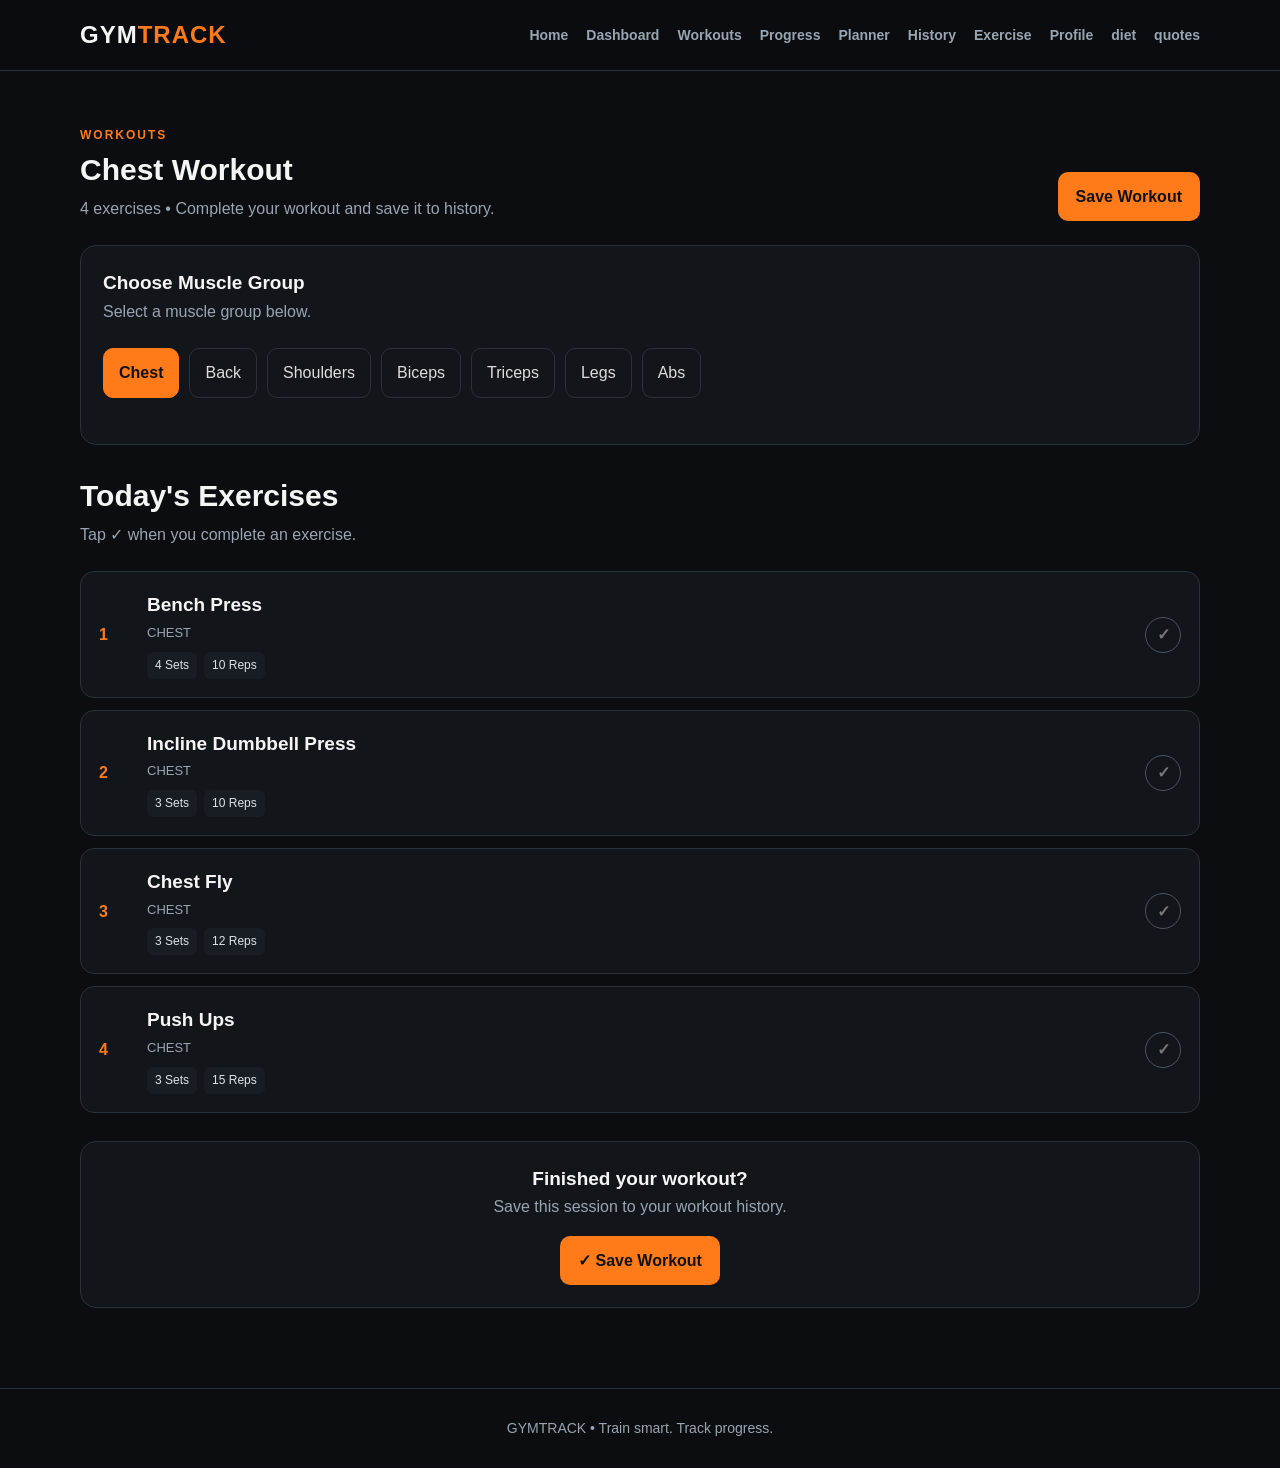
<file: workouts.html>
<!DOCTYPE html>
<html lang="en">

<head>
    <meta charset="UTF-8">

    <meta
        name="viewport"
        content="width=device-width, initial-scale=1.0"
    >

    <title>GymTrack | Workouts</title>
    <title>Workout Tracker | GymTrack</title>

<meta name="description"
content="Track your workouts with GymTrack. Record exercises, sets, reps and workout sessions to stay consistent.">

<meta name="robots" content="index, follow">

<link rel="canonical"
href="https://siddiquifahamuddin.github.io/gymtrack/workout.html">

<link rel="stylesheet" href="style.css">

    <link rel="stylesheet" href="style.css">
</head>

<body>


    <!-- ================= NAVBAR ================= -->

    <header class="navbar">

        <div class="container nav-inner">

            <!-- Logo -->
            <a href="index.html" class="logo">
                GYM<span>TRACK</span>
            </a>


            <!-- Mobile menu -->
            <button
                id="menuBtn"
                class="menu-btn"
                type="button"
                aria-label="Open menu"
            >
                ☰
            </button>


            <!-- Navigation -->
            <nav
                id="navLinks"
                class="nav-links"
            >

                <a href="index.html">
                    Home
                </a>

                <a href="dashboard.html">
                    Dashboard
                </a>

                <a href="workouts.html">
                    Workouts
                </a>

                <a href="progress.html">
                    Progress
                </a>

                <a href="planner.html">
                    Planner
                </a>

                <a href="history.html">
                    History
                </a>

                <a href="exercise.html">
                    Exercise
                </a>

                <a href="profile.html">
                    Profile
                </a>
                
                <a href="diet.html">
                    diet
                </a>
                 <a href="quotes.html">
            quotes
         </a>

            </nav>

        </div>

    </header>


    <!-- ================= MAIN ================= -->

    <main class="container">


        <!-- PAGE HEADER -->

        <div class="section-head">

            <div>

                <span class="badge">
                    WORKOUTS
                </span>

                <h2 id="workoutTitle">
                    Chest Workout
                </h2>

                <p
                    id="workoutInfo"
                    class="muted"
                >
                    Choose a muscle group to start.
                </p>

            </div>


            <button
                id="startWorkout"
                class="btn btn-primary"
                type="button"
            >
                Save Workout
            </button>

        </div>


        <!-- ================= MUSCLE GROUPS ================= -->

        <div class="card">

            <h3>
                Choose Muscle Group
            </h3>

            <p class="muted">
                Select a muscle group below.
            </p>


            <div class="muscle-buttons">


                <button
                    type="button"
                    class="muscle-btn active"
                    data-workout="chest"
                >
                    Chest
                </button>


                <button
                    type="button"
                    class="muscle-btn"
                    data-workout="back"
                >
                    Back
                </button>


                <button
                    type="button"
                    class="muscle-btn"
                    data-workout="shoulders"
                >
                    Shoulders
                </button>


                <button
                    type="button"
                    class="muscle-btn"
                    data-workout="biceps"
                >
                    Biceps
                </button>


                <button
                    type="button"
                    class="muscle-btn"
                    data-workout="triceps"
                >
                    Triceps
                </button>


                <button
                    type="button"
                    class="muscle-btn"
                    data-workout="legs"
                >
                    Legs
                </button>


                <button
                    type="button"
                    class="muscle-btn"
                    data-workout="abs"
                >
                    Abs
                </button>

            </div>

        </div>


        <!-- ================= EXERCISES ================= -->

        <section style="margin-top: 28px;">

            <div class="section-head">

                <div>

                    <h2>
                        Today's Exercises
                    </h2>

                    <p class="muted">
                        Tap ✓ when you complete an exercise.
                    </p>

                </div>

            </div>


            <!--
                IMPORTANT:
                app.js uses this exact ID.
            -->

            <div
                id="exerciseList"
                class="exercise-list"
            >

                <div class="empty">
                    Loading workout...
                </div>

            </div>

        </section>


        <!-- ================= SAVE AREA ================= -->

        <div
            class="card"
            style="margin-top: 28px; text-align: center;"
        >

            <h3>
                Finished your workout?
            </h3>

            <p
                class="muted"
                style="margin-bottom: 16px;"
            >
                Save this session to your workout history.
            </p>


            <button
                id="startWorkout"
                class="btn btn-primary"
                type="button"
                onclick="saveCurrentWorkout()"
            >
                ✓ Save Workout
            </button>

        </div>


    </main>


    <!-- ================= FOOTER ================= -->

    <footer>

        <div class="container">

            GYMTRACK • Train smart. Track progress.

        </div>

    </footer>


    <!-- ================= TOAST ================= -->

    <div
        id="toast"
        class="toast"
        role="status"
        aria-live="polite"
    ></div>


    <!-- ================= JAVASCRIPT ================= -->

    <script src="app.js"></script>

</body>

</html>
</file>
<file: style.css>
/* =====================================================
   GYMTRACK - COMPLETE STYLE.CSS
   ===================================================== */


/* ================= RESET ================= */

* {
    box-sizing: border-box;
    margin: 0;
    padding: 0;
}

html {
    scroll-behavior: smooth;
}

body {
    font-family: Arial, Helvetica, sans-serif;
    background: #0b0d10;
    color: #f5f5f5;
    line-height: 1.6;
}

a {
    text-decoration: none;
    color: inherit;
}

button,
input,
select {
    font: inherit;
}

button {
    cursor: pointer;
}


/* ================= CONTAINER ================= */

.container {
    width: min(1120px, 92%);
    margin: auto;
}


/* ================= NAVBAR ================= */

.navbar {
    position: sticky;
    top: 0;
    z-index: 1000;

    background: rgba(11, 13, 16, 0.96);

    border-bottom: 1px solid #29313a;

    backdrop-filter: blur(12px);
}

.nav-inner {
    min-height: 70px;

    display: flex;
    align-items: center;
    justify-content: space-between;

    gap: 20px;
}


/* Logo */

.logo {
    font-size: 24px;
    font-weight: 900;
    letter-spacing: 1px;
}

.logo span {
    color: #ff7a18;
}


/* Navigation */

.nav-links {
    display: flex;
    align-items: center;
    gap: 18px;

    flex-wrap: wrap;
}

.nav-links a {
    color: #9aa5b1;

    font-size: 14px;
    font-weight: 600;

    transition: 0.2s;
}

.nav-links a:hover {
    color: #ffffff;
}


/* Mobile menu button */

.menu-btn {
    display: none;

    background: transparent;

    color: white;

    border: 1px solid #29313a;

    border-radius: 8px;

    padding: 8px 11px;

    font-size: 20px;
}


/* ================= MAIN ================= */

main {
    padding: 50px 0 80px;
}


/* ================= HERO ================= */

.hero {
    min-height: 70vh;

    display: grid;
    place-items: center;

    text-align: center;
}

.hero-content {
    max-width: 760px;
}

.badge {
    color: #ff7a18;

    font-size: 12px;

    font-weight: 800;

    letter-spacing: 2px;

    text-transform: uppercase;
}

.hero h1 {
    font-size: clamp(42px, 7vw, 76px);

    line-height: 1.05;

    margin: 18px 0;
}

.hero h1 span {
    color: #ff7a18;
}

.hero p {
    color: #9aa5b1;

    max-width: 650px;

    margin: 0 auto 28px;

    font-size: 16px;
}


/* ================= HEADINGS ================= */

h2 {
    font-size: 30px;

    line-height: 1.2;

    margin: 5px 0 8px;
}

h3 {
    font-size: 19px;
}

.accent {
    color: #ff7a18;
}

.muted {
    color: #9aa5b1;
}


/* ================= SECTION HEADER ================= */

.section-head {
    display: flex;

    align-items: flex-end;

    justify-content: space-between;

    gap: 20px;

    margin-bottom: 24px;
}


/* ================= BUTTONS ================= */

.actions {
    display: flex;

    gap: 12px;

    justify-content: center;

    flex-wrap: wrap;
}

.btn {
    border: 0;

    border-radius: 10px;

    padding: 12px 18px;

    font-weight: 800;

    display: inline-flex;

    align-items: center;

    justify-content: center;

    gap: 8px;

    transition: 0.2s;
}

.btn-primary {
    background: #ff7a18;

    color: #111;
}

.btn-primary:hover {
    background: #ff9847;

    transform: translateY(-1px);
}

.btn-secondary {
    background: #181d23;

    color: white;

    border: 1px solid #29313a;
}

.btn-secondary:hover {
    background: #222830;
}

.btn-danger {
    background: transparent;

    color: #ff6670;

    border: 1px solid #4b2930;
}

.btn-danger:hover {
    background: #2a171b;
}


/* ================= GRID ================= */

.grid {
    display: grid;

    gap: 18px;
}

.grid-2 {
    grid-template-columns: repeat(2, 1fr);
}

.grid-3 {
    grid-template-columns: repeat(3, 1fr);
}

.grid-4 {
    grid-template-columns: repeat(4, 1fr);
}


/* ================= CARD ================= */

.card {
    background: #12161b;

    border: 1px solid #29313a;

    border-radius: 16px;

    padding: 22px;

    transition: 0.2s;
}

.card:hover {
    border-color: #39434e;
}


/* ================= DASHBOARD STATS ================= */

.icon-box {
    font-size: 26px;

    margin-bottom: 8px;
}

.stat-label {
    color: #9aa5b1;

    font-size: 13px;

    margin-bottom: 3px;
}

.stat-number {
    font-size: 34px;

    font-weight: 900;

    color: #ffffff;
}


/* ================= FORM ================= */

.form-grid {
    display: grid;

    grid-template-columns: repeat(2, 1fr);

    gap: 16px;
}

.form-group {
    display: flex;

    flex-direction: column;

    gap: 7px;
}

.form-group.full {
    grid-column: 1 / -1;
}

label {
    font-size: 14px;

    font-weight: 700;

    color: #e8edf2;
}


/* Inputs */

input,
select {
    width: 100%;

    background: #0e1115;

    color: white;

    border: 1px solid #29313a;

    border-radius: 9px;

    padding: 12px;

    outline: none;

    transition: 0.2s;
}

input::placeholder {
    color: #65707c;
}

input:focus,
select:focus {
    border-color: #ff7a18;

    box-shadow: 0 0 0 2px rgba(255, 122, 24, 0.1);
}


/* ================= MUSCLE BUTTONS ================= */

.muscle-buttons {
    display: flex;

    gap: 10px;

    flex-wrap: wrap;

    margin: 24px 0;
}

.muscle-btn {
    background: #12161b;

    border: 1px solid #29313a;

    color: #dddddd;

    padding: 11px 15px;

    border-radius: 10px;

    transition: 0.2s;
}

.muscle-btn:hover {
    background: #ff7a18;

    border-color: #ff7a18;

    color: #111;

    font-weight: 800;
}

.muscle-btn.active {
    background: #ff7a18;

    border-color: #ff7a18;

    color: #111;

    font-weight: 800;
}


/* ================= EXERCISE LIST ================= */

.exercise-list {
    display: flex;

    flex-direction: column;

    gap: 12px;
}


/* Exercise card */

.exercise-card {
    display: flex;

    align-items: center;

    gap: 16px;

    background: #12161b;

    border: 1px solid #29313a;

    border-radius: 14px;

    padding: 18px;

    transition: 0.2s;
}

.exercise-card:hover {
    border-color: #ff7a18;

    transform: translateY(-1px);
}


/* Exercise number */

.exercise-number {
    color: #ff7a18;

    font-weight: 900;

    min-width: 32px;
}


/* Exercise information */

.exercise-info {
    flex: 1;
}

.exercise-info h3 {
    margin-bottom: 2px;
}

.exercise-info p {
    color: #9aa5b1;

    font-size: 13px;
}


/* Exercise metadata */

.exercise-meta {
    display: flex;

    gap: 7px;

    flex-wrap: wrap;

    margin-top: 8px;
}

.exercise-meta span {
    background: #181d23;

    padding: 4px 8px;

    border-radius: 6px;

    font-size: 12px;

    color: #dce2e8;
}


/* ================= EXERCISE CHECK BUTTON ================= */

.check {
    width: 36px;

    height: 36px;

    flex-shrink: 0;

    border-radius: 50%;

    border: 1px solid #4b5560;

    background: transparent;

    color: #777;

    display: flex;

    align-items: center;

    justify-content: center;

    font-weight: bold;

    transition: 0.2s;
}

.check:hover {
    border-color: #35d07f;

    color: #35d07f;
}

.check.done {
    background: #35d07f;

    border-color: #35d07f;

    color: #08120c;
}


/* ================= LIST ================= */

.list {
    display: flex;

    flex-direction: column;

    gap: 10px;
}

.list-item {
    display: flex;

    justify-content: space-between;

    align-items: center;

    gap: 15px;

    background: #12161b;

    border: 1px solid #29313a;

    padding: 16px;

    border-radius: 12px;

    transition: 0.2s;
}

.list-item:hover {
    border-color: #39434e;
}


/* ================= PILLS ================= */

.pill {
    display: inline-block;

    padding: 5px 9px;

    border-radius: 999px;

    background: #252b31;

    color: #dfe5eb;

    font-size: 12px;

    white-space: nowrap;
}

.pill.accent {
    background: #3a2517;

    color: #ffab70;
}


/* ================= EMPTY STATE ================= */

.empty {
    text-align: center;

    padding: 45px 20px;

    color: #9aa5b1;

    background: #12161b;

    border: 1px dashed #29313a;

    border-radius: 14px;
}


/* ================= PROGRESS ================= */

.progress-wrap {
    height: 10px;

    background: #252b31;

    border-radius: 20px;

    overflow: hidden;

    margin-top: 15px;
}

.progress-fill {
    height: 100%;

    width: 0;

    background: #ff7a18;

    border-radius: 20px;

    transition: width 0.5s ease;
}


/* ================= FOOTER ================= */

footer {
    border-top: 1px solid #29313a;

    padding: 28px 0;

    text-align: center;

    color: #9aa5b1;

    font-size: 14px;
}


/* ================= TOAST ================= */

.toast {
    position: fixed;

    right: 20px;

    bottom: 20px;

    z-index: 2000;

    background: #182018;

    border: 1px solid #31573e;

    color: white;

    padding: 13px 17px;

    border-radius: 10px;

    display: none;

    box-shadow: 0 10px 30px rgba(0, 0, 0, 0.4);
}

.toast.show {
    display: block;
}


/* =====================================================
   TABLET
   ===================================================== */

@media (max-width: 900px) {

    .grid-4 {
        grid-template-columns: repeat(2, 1fr);
    }

    .grid-3 {
        grid-template-columns: repeat(2, 1fr);
    }

    /* Mobile navigation */

    .menu-btn {
        display: block;
    }

    .nav-links {
        display: none;
    }

    .nav-links.open {
        display: flex;

        position: absolute;

        top: 70px;

        left: 0;

        right: 0;

        background: #0b0d10;

        padding: 18px;

        flex-direction: column;

        align-items: flex-start;

        border-bottom: 1px solid #29313a;
    }

}


/* =====================================================
   MOBILE
   ===================================================== */

@media (max-width: 650px) {

    main {
        padding-top: 35px;
    }

    .grid-2,
    .grid-3,
    .grid-4 {
        grid-template-columns: 1fr;
    }

    .form-grid {
        grid-template-columns: 1fr;
    }

    .form-group.full {
        grid-column: auto;
    }

    .section-head {
        align-items: flex-start;

        flex-direction: column;
    }

    .hero {
        min-height: 65vh;
    }

    .hero h1 {
        font-size: 43px;
    }

    .hero p {
        font-size: 14px;
    }

    .list-item {
        align-items: flex-start;

        flex-direction: column;
    }

    .exercise-card {
        align-items: flex-start;
    }

    .exercise-number {
        min-width: 25px;
    }

    .muscle-buttons {
        gap: 7px;
    }

    .muscle-btn {
        padding: 9px 12px;

        font-size: 13px;
    }

    .btn {
        width: 100%;
    }

    .actions .btn {
        width: auto;
    }

}
/* ================= DIET PLAN ================= */

.meal-card {
    position: relative;
}

.complete-meal,
.water-glass {
    cursor: pointer;
    border: 1px solid rgba(255,255,255,0.15);
    background: rgba(255,255,255,0.06);
    color: white;
    transition: 0.2s ease;
}

.complete-meal {
    width: 42px;
    height: 42px;
    border-radius: 50%;
    font-size: 20px;
}

.complete-meal:hover,
.water-glass:hover {
    transform: scale(1.05);
}

.complete-meal.completed,
.water-glass.completed {
    background: #ff7a18;
    border-color: #ff7a18;
    color: white;
}

.water-glasses {
    display: flex;
    flex-wrap: wrap;
    gap: 12px;
    margin: 20px 0;
}

.water-glass {
    width: 52px;
    height: 52px;
    border-radius: 12px;
    font-size: 22px;
}

.meal-card .exercise-meta span {
    display: inline-block;
}
.logo {
    display: flex;
    align-items: center;
}

.logo img {
    width: 55px;
    height: 55px;
    object-fit: contain;
    display: block;
}
</file>
